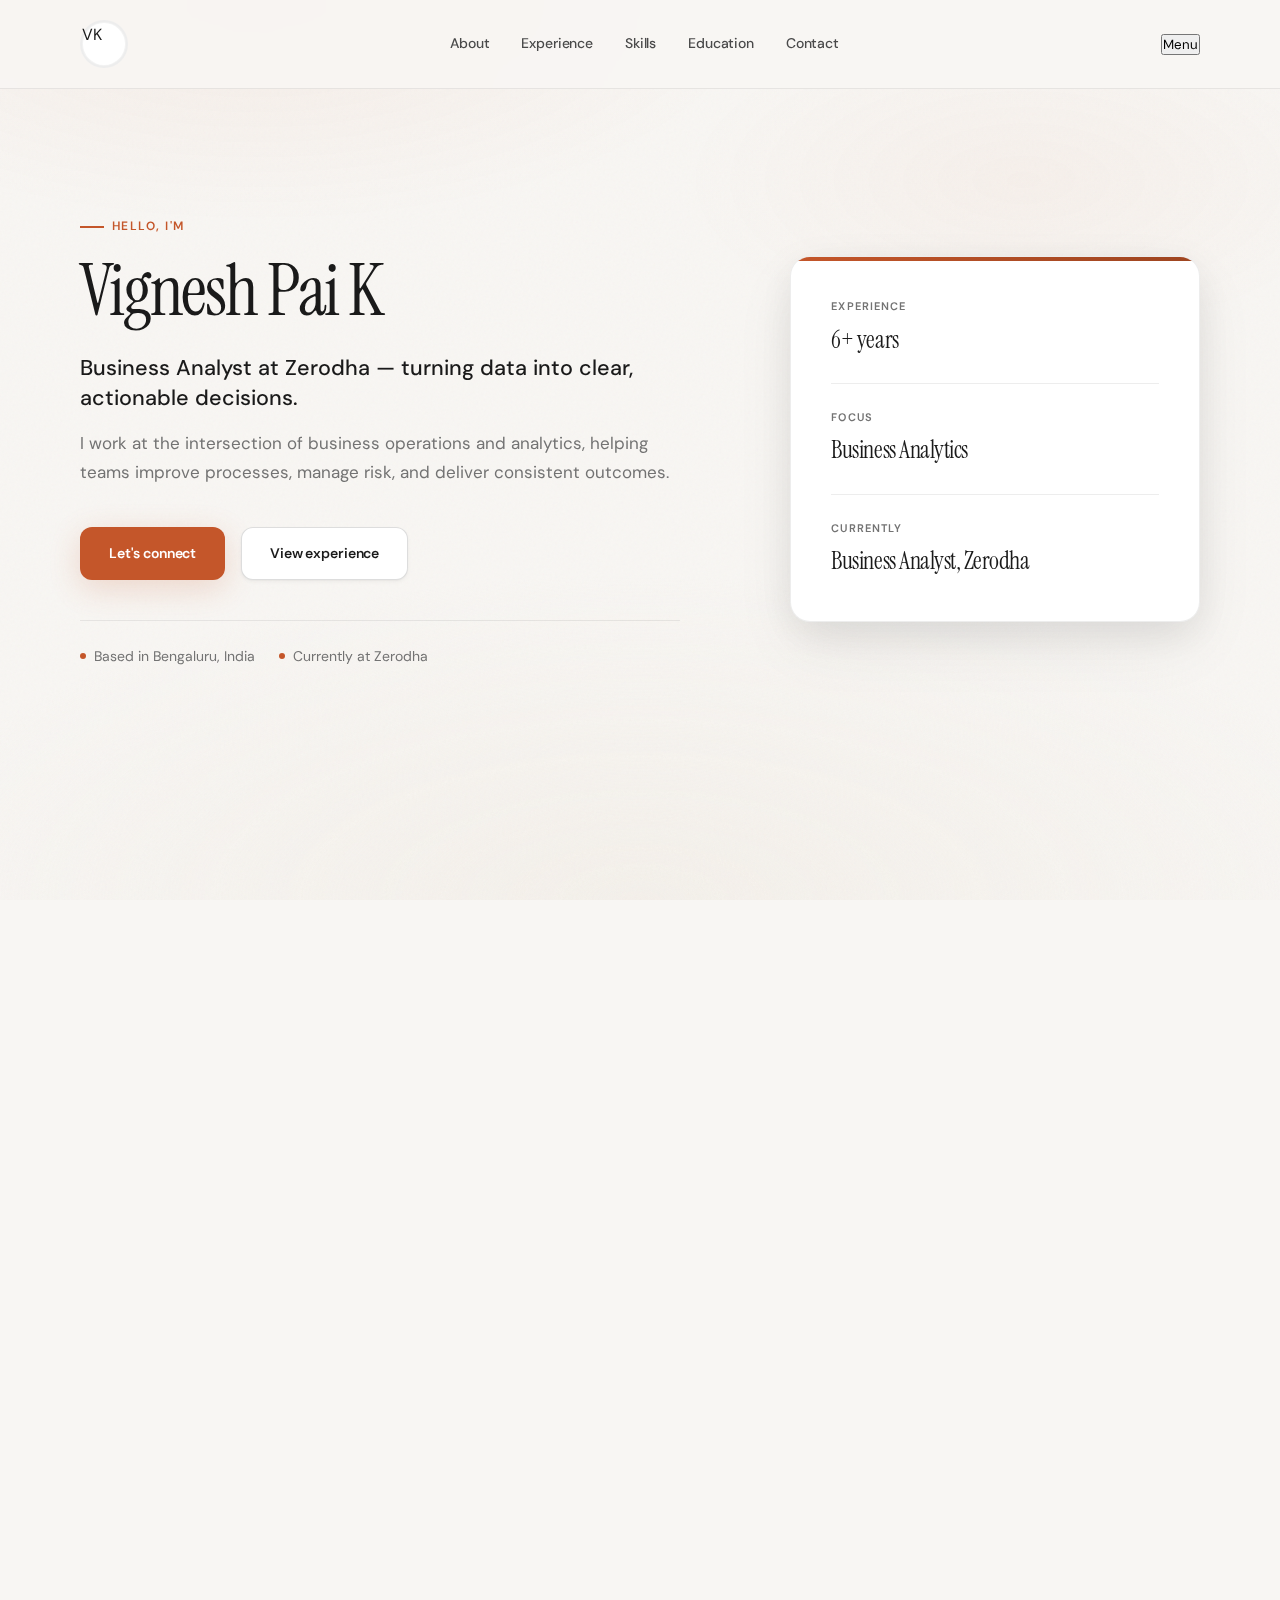
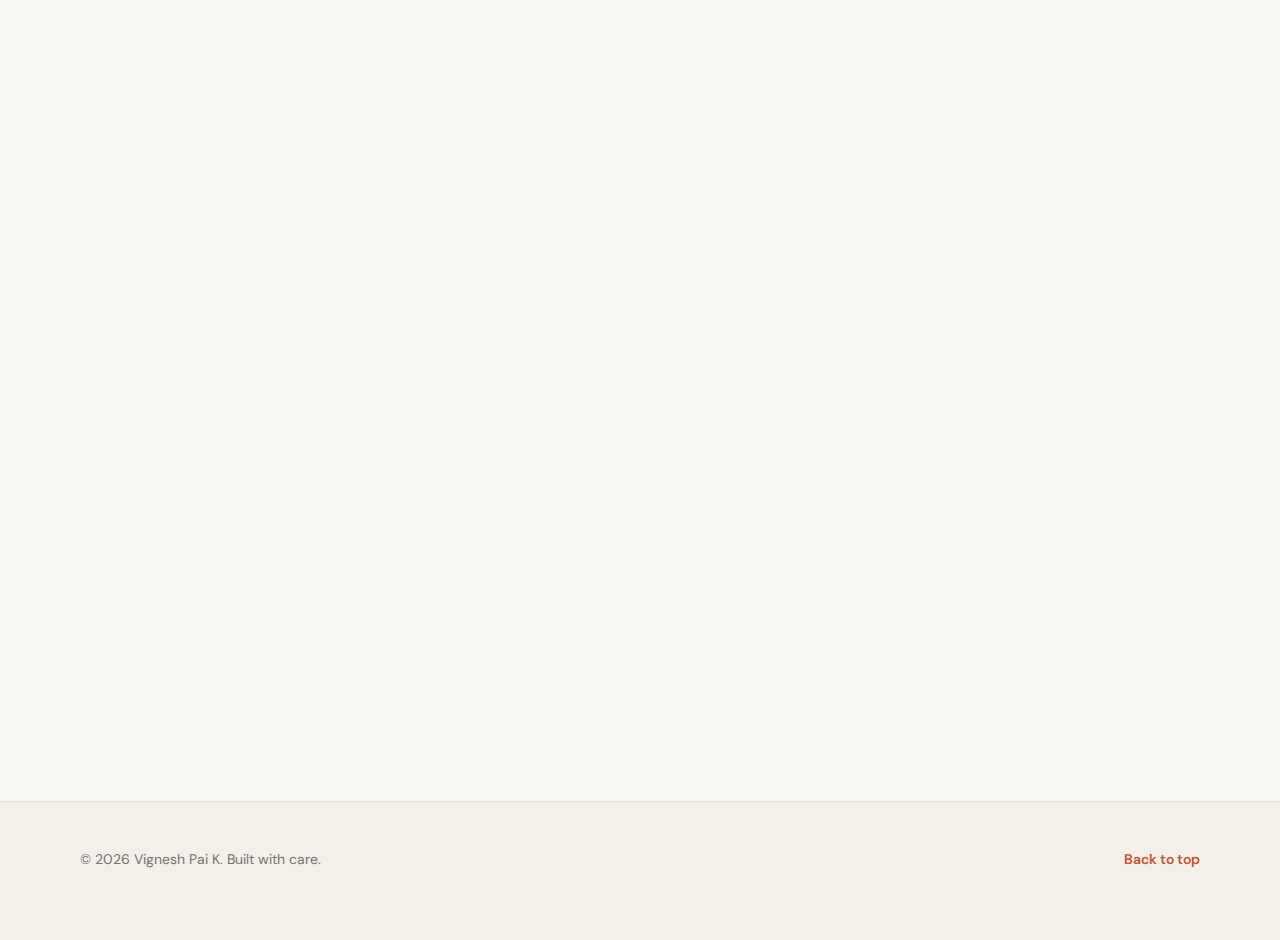
<file: index.html>
<!doctype html>
<html lang="en">
  <head>
    <meta charset="utf-8" />
    <meta name="viewport" content="width=device-width, initial-scale=1" />
    <title>Vignesh Pai K — Personal Site</title>
    <meta name="description" content="Personal website for Vignesh Pai K." />
    <link rel="preconnect" href="https://fonts.googleapis.com" />
    <link rel="preconnect" href="https://fonts.gstatic.com" crossorigin />
    <link
      href="https://fonts.googleapis.com/css2?family=Fraunces:wght@400;600;700&family=Manrope:wght@300;400;500;600;700&display=swap"
      rel="stylesheet"
    />
    <link rel="stylesheet" href="styles.css" />
  </head>
  <body>
    <div class="ambient" aria-hidden="true"></div>

    <header class="site-header">
      <div class="container header-inner">
        <a class="logo" href="#top">VK</a>
        <nav class="nav">
          <a href="#about">About</a>
          <a href="#experience">Experience</a>
          <a href="#skills">Skills</a>
          <a href="#education">Education</a>
          <a href="#contact">Contact</a>
        </nav>
        <button class="menu-button" aria-expanded="false" aria-controls="mobile-nav">Menu</button>
      </div>
      <div class="mobile-nav" id="mobile-nav" hidden>
        <a href="#about">About</a>
        <a href="#experience">Experience</a>
        <a href="#skills">Skills</a>
        <a href="#education">Education</a>
        <a href="#contact">Contact</a>
      </div>
    </header>

    <main id="top">
      <section class="hero container">
        <div class="hero-text">
          <p class="eyebrow">Hello, I'm</p>
          <h1>Vignesh Pai K</h1>
          <p class="tagline">Business Analyst at Zerodha — turning data into clear, actionable decisions.</p>
          <p class="summary">
            I work at the intersection of business operations and analytics, helping teams improve
            processes, manage risk, and deliver consistent outcomes.
          </p>
          <div class="hero-actions">
            <a class="button primary" href="#contact">Let's connect</a>
            <a class="button ghost" href="#experience">View experience</a>
          </div>
          <div class="meta">
            <span>Based in Bengaluru, India</span>
            <span>Currently at Zerodha</span>
          </div>
        </div>
        <div class="hero-card">
          <div class="stat">
            <p class="stat-label">Experience</p>
            <p class="stat-value">6+ years</p>
          </div>
          <div class="stat">
            <p class="stat-label">Focus</p>
            <p class="stat-value">Business Analytics</p>
          </div>
          <div class="stat">
            <p class="stat-label">Currently</p>
            <p class="stat-value">Business Analyst, Zerodha</p>
          </div>
        </div>
      </section>

      <section id="about" class="section container">
        <div class="section-title">
          <p class="eyebrow">About</p>
          <h2>A quick snapshot</h2>
        </div>
        <div class="grid-2">
          <p>
            I’m an analyst with a background in business operations, risk, and quality assurance.
            I focus on making complex workflows easier to run and easier to measure.
          </p>
          <p>
            I enjoy partnering with cross-functional teams, improving processes, and
            turning insights into decisions that scale.
          </p>
        </div>
        <div class="pill-row">
          <span>Business Analytics</span>
          <span>Risk & Controls</span>
          <span>Process Improvement</span>
          <span>Stakeholder Management</span>
          <span>Operational Excellence</span>
        </div>
      </section>

      <section id="experience" class="section container">
        <div class="section-title">
          <p class="eyebrow">Experience</p>
          <h2>Where I’ve contributed</h2>
        </div>
        <div class="timeline">
          <article class="timeline-item">
            <div>
              <h3>Business Analyst · Zerodha</h3>
              <p class="muted">Oct 2024 — Present</p>
            </div>
            <ul>
              <li>Leading analysis to improve operational outcomes across business functions.</li>
              <li>Supporting decision-making with clear metrics and process insights.</li>
              <li>Collaborating with stakeholders to deliver scalable improvements.</li>
            </ul>
          </article>
          <article class="timeline-item">
            <div>
              <h3>Manager · Zerodha</h3>
              <p class="muted">Sep 2023 — Oct 2024</p>
            </div>
            <ul>
              <li>Owned teams and processes to drive reliable business operations.</li>
              <li>Improved reporting and controls for key workflows.</li>
              <li>Coordinated cross-team initiatives and operational rollouts.</li>
            </ul>
          </article>
          <article class="timeline-item">
            <div>
              <h3>Assistant Manager · Zerodha</h3>
              <p class="muted">May 2021 — Sep 2023</p>
            </div>
            <ul>
              <li>Supported process design, reporting, and operational risk controls.</li>
              <li>Helped scale workflows and improve turnaround times.</li>
              <li>Worked closely with partners to deliver reliable service outcomes.</li>
            </ul>
          </article>
          <article class="timeline-item">
            <div>
              <h3>Risk Control Analyst · Amazon</h3>
              <p class="muted">Aug 2020 — Apr 2021</p>
            </div>
            <ul>
              <li>Monitored risk signals and supported control strategies.</li>
              <li>Investigated anomalies and improved process adherence.</li>
              <li>Collaborated across teams to maintain compliance and quality.</li>
            </ul>
          </article>
          <article class="timeline-item">
            <div>
              <h3>Graduate Engineering Trainee (Quality Assurance) · Stumpp Schuele & Somappa Springs Pvt. Ltd.</h3>
              <p class="muted">Jul 2019 — Jul 2020</p>
            </div>
            <ul>
              <li>Supported QA processes and documentation for manufacturing quality.</li>
              <li>Assisted in audits, inspections, and continuous improvement work.</li>
              <li>Helped standardize procedures to meet quality benchmarks.</li>
            </ul>
          </article>
          <article class="timeline-item">
            <div>
              <h3>Student Intern · Volvo Construction Equipment</h3>
              <p class="muted">Jan 2019 — Feb 2019</p>
            </div>
            <ul>
              <li>Worked on standardized work and poka‑yoke practices for excavator manufacturing.</li>
            </ul>
          </article>
          <article class="timeline-item">
            <div>
              <h3>Student Intern · Bosch Rexroth India Limited</h3>
              <p class="muted">Jul 2018 — Aug 2018</p>
            </div>
            <ul>
              <li>Completed training in hydraulics and pneumatics; built circuits using Bosch equipment.</li>
            </ul>
          </article>
        </div>
      </section>

      <section id="skills" class="section container">
        <div class="section-title">
          <p class="eyebrow">Skills</p>
          <h2>Strengths & tools</h2>
        </div>
        <div class="skills-grid">
          <div>
            <h4>Top skills</h4>
            <p class="muted">Microsoft Office, Manufacturing, Solid Edge, Minitab</p>
          </div>
          <div>
            <h4>Languages</h4>
            <p class="muted">English, Hindi, Kannada, Konkani</p>
          </div>
          <div>
            <h4>Focus areas</h4>
            <p class="muted">Business Analytics, Risk Controls, Process Improvement</p>
          </div>
          <div>
            <h4>Industries</h4>
            <p class="muted">Financial Services, Manufacturing</p>
          </div>
        </div>
      </section>

      <section class="section container">
        <div class="section-title">
          <p class="eyebrow">Certifications</p>
          <h2>Credentials</h2>
        </div>
        <div class="card-grid">
          <article class="card">
            <h3>Careers in Supply Chain and Operations</h3>
            <p class="muted">Professional certification</p>
          </article>
          <article class="card">
            <h3>Job Skills: Supply Chain and Operations</h3>
            <p class="muted">Professional certification</p>
          </article>
          <article class="card">
            <h3>Business Development Foundations</h3>
            <p class="muted">Professional certification</p>
          </article>
          <article class="card">
            <h3>Advanced Business Development: Communication and Negotiation</h3>
            <p class="muted">Professional certification</p>
          </article>
        </div>
      </section>

      <section id="education" class="section container">
        <div class="section-title">
          <p class="eyebrow">Education</p>
          <h2>Academic background</h2>
        </div>
        <div class="timeline">
          <article class="timeline-item">
            <div>
              <h3>B.E. Mechanical Engineering · Dayananda Sagar Institutions</h3>
              <p class="muted">2015 — 2019</p>
            </div>
          </article>
          <article class="timeline-item">
            <div>
              <h3>12th (PCMC) · S.M.S Pre University College</h3>
              <p class="muted">2014 — 2015</p>
            </div>
          </article>
          <article class="timeline-item">
            <div>
              <h3>10th · Little Rock Indian School</h3>
              <p class="muted">2013</p>
            </div>
          </article>
        </div>
      </section>

      <section id="contact" class="section container contact">
        <div class="section-title">
          <p class="eyebrow">Contact</p>
          <h2>Let’s build something good</h2>
        </div>
        <p class="muted">
          The best way to reach me is by email:
          <a href="mailto:vignesh.pai97@gmail.com">vignesh.pai97@gmail.com</a>
          and on LinkedIn.
        </p>
        <div class="contact-links">
          <a class="button primary" href="mailto:vignesh.pai97@gmail.com">Email me</a>
          <a class="button ghost" href="https://www.linkedin.com/in/vignesh-paik-03091997/">LinkedIn</a>
        </div>
      </section>
    </main>

    <footer class="footer">
      <div class="container footer-inner">
        <p>© 2026 Vignesh Pai K. Built with care.</p>
        <button class="back-to-top" type="button">Back to top</button>
      </div>
    </footer>

    <script src="script.js"></script>
  </body>
</html>
</file>
<file: styles.css>
/* ==========================================================================
   VIGNESH PAI K — Editorial Design System
   A sophisticated, magazine-inspired personal portfolio
   ========================================================================== */

@import url('https://fonts.googleapis.com/css2?family=DM+Sans:ital,opsz,wght@0,9..40,300;0,9..40,400;0,9..40,500;0,9..40,600;0,9..40,700;1,9..40,400&family=Instrument+Serif:ital@0;1&display=swap');

/* --------------------------------------------------------------------------
   Design Tokens
   -------------------------------------------------------------------------- */
:root {
  /* Color Palette - Deep & Sophisticated */
  --bg: #f8f6f3;
  --bg-warm: #f3efe9;
  --ink: #1a1a1a;
  --ink-secondary: #4a4a4a;
  --ink-muted: #737373;
  --accent: #c4562a;
  --accent-dark: #9e4520;
  --accent-soft: rgba(196, 86, 42, 0.08);
  --card: #ffffff;
  --card-elevated: #ffffff;
  --stroke: rgba(26, 26, 26, 0.08);
  --stroke-strong: rgba(26, 26, 26, 0.15);

  /* Shadows - Refined & Layered */
  --shadow-sm: 0 1px 2px rgba(0, 0, 0, 0.04), 0 2px 4px rgba(0, 0, 0, 0.04);
  --shadow-md: 0 4px 12px rgba(0, 0, 0, 0.05), 0 8px 24px rgba(0, 0, 0, 0.05);
  --shadow-lg: 0 12px 40px rgba(0, 0, 0, 0.08), 0 24px 64px rgba(0, 0, 0, 0.06);
  --shadow-accent: 0 8px 32px rgba(196, 86, 42, 0.2);

  /* Typography Scale */
  --font-display: 'Instrument Serif', Georgia, serif;
  --font-body: 'DM Sans', -apple-system, BlinkMacSystemFont, sans-serif;

  /* Spacing Scale */
  --space-xs: 4px;
  --space-sm: 8px;
  --space-md: 16px;
  --space-lg: 24px;
  --space-xl: 40px;
  --space-2xl: 64px;
  --space-3xl: 96px;

  /* Animation */
  --ease-out-expo: cubic-bezier(0.16, 1, 0.3, 1);
  --ease-out-quad: cubic-bezier(0.25, 0.46, 0.45, 0.94);
  --duration-fast: 0.2s;
  --duration-normal: 0.4s;
  --duration-slow: 0.6s;
}

/* --------------------------------------------------------------------------
   Reset & Base
   -------------------------------------------------------------------------- */
*, *::before, *::after {
  box-sizing: border-box;
  margin: 0;
  padding: 0;
}

html {
  scroll-behavior: smooth;
  -webkit-font-smoothing: antialiased;
  -moz-osx-font-smoothing: grayscale;
}

body {
  font-family: var(--font-body);
  font-size: 16px;
  line-height: 1.65;
  color: var(--ink);
  background: var(--bg);
  overflow-x: hidden;
}

a {
  color: inherit;
  text-decoration: none;
}

img {
  max-width: 100%;
  height: auto;
  display: block;
}

button {
  font-family: inherit;
  cursor: pointer;
}

::selection {
  background: var(--accent);
  color: white;
}

/* --------------------------------------------------------------------------
   Ambient Background — Atmospheric Depth
   -------------------------------------------------------------------------- */
.ambient {
  position: fixed;
  inset: 0;
  pointer-events: none;
  z-index: -1;
  background:
    radial-gradient(ellipse 80% 50% at 20% 0%, rgba(196, 86, 42, 0.06), transparent 50%),
    radial-gradient(ellipse 60% 40% at 80% 20%, rgba(196, 86, 42, 0.04), transparent 45%),
    radial-gradient(ellipse 100% 60% at 50% 100%, rgba(243, 239, 233, 0.9), transparent 60%);
}

/* Grain Texture Overlay */
.ambient::after {
  content: '';
  position: absolute;
  inset: 0;
  background-image: url("data:image/svg+xml,%3Csvg viewBox='0 0 400 400' xmlns='http://www.w3.org/2000/svg'%3E%3Cfilter id='noiseFilter'%3E%3CfeTurbulence type='fractalNoise' baseFrequency='0.85' numOctaves='4' stitchTiles='stitch'/%3E%3C/filter%3E%3Crect width='100%25' height='100%25' filter='url(%23noiseFilter)'/%3E%3C/svg%3E");
  opacity: 0.03;
  mix-blend-mode: multiply;
}

/* --------------------------------------------------------------------------
   Layout
   -------------------------------------------------------------------------- */
.container {
  width: min(1120px, calc(100% - 48px));
  margin-inline: auto;
}

.container--narrow {
  width: min(800px, calc(100% - 48px));
}

/* --------------------------------------------------------------------------
   Header — Editorial Navigation
   -------------------------------------------------------------------------- */
.site-header {
  position: sticky;
  top: 0;
  z-index: 100;
  background: rgba(248, 246, 243, 0.85);
  backdrop-filter: blur(20px);
  -webkit-backdrop-filter: blur(20px);
  border-bottom: 1px solid var(--stroke);
  transition: all var(--duration-normal) var(--ease-out-expo);
}

.header-inner {
  display: flex;
  align-items: center;
  justify-content: space-between;
  padding: 20px 0;
  gap: var(--space-lg);
}

.logo {
  position: relative;
  width: 48px;
  height: 48px;
  border-radius: 50%;
  overflow: visible;
  border: 2px solid var(--stroke);
  background: var(--card);
  transition: all var(--duration-normal) var(--ease-out-expo);
  flex-shrink: 0;
  z-index: 50;
}

.logo::after {
  content: '';
  position: absolute;
  inset: 0;
  border-radius: 50%;
  box-shadow: inset 0 0 0 1px rgba(0, 0, 0, 0.05);
  pointer-events: none;
  z-index: 2;
}

.logo:hover {
  transform: scale(3);
  border-color: var(--accent);
  box-shadow:
    0 20px 60px rgba(0, 0, 0, 0.3),
    0 0 0 3px var(--accent),
    0 0 0 6px rgba(196, 86, 42, 0.2);
  z-index: 200;
  cursor: zoom-in;
}

.logo-img {
  width: 100%;
  height: 100%;
  object-fit: cover;
  border-radius: 50%;
  transition: transform var(--duration-normal) var(--ease-out-expo);
}

.nav {
  display: flex;
  align-items: center;
  gap: var(--space-xs);
}

.nav a {
  position: relative;
  padding: 8px 14px;
  font-size: 14px;
  font-weight: 500;
  letter-spacing: -0.01em;
  color: var(--ink-secondary);
  border-radius: 8px;
  transition: all var(--duration-fast) var(--ease-out-quad);
}

.nav a::before {
  content: '';
  position: absolute;
  bottom: 4px;
  left: 14px;
  right: 14px;
  height: 2px;
  background: var(--accent);
  transform: scaleX(0);
  transform-origin: right;
  transition: transform var(--duration-normal) var(--ease-out-expo);
}

.nav a:hover {
  color: var(--ink);
  background: var(--accent-soft);
}

.nav a:hover::before {
  transform: scaleX(1);
  transform-origin: left;
}

.nav a.active {
  color: var(--ink);
  font-weight: 600;
}

.nav a.active::before {
  transform: scaleX(1);
}

/* Header Scroll State */
.site-header.is-scrolled {
  background: rgba(248, 246, 243, 0.95);
  box-shadow: var(--shadow-sm);
}

.site-header.is-scrolled .header-inner {
  padding: 12px 0;
}

.site-header.is-scrolled .logo {
  width: 40px;
  height: 40px;
}

/* --------------------------------------------------------------------------
   Hero Section — Editorial Impact
   -------------------------------------------------------------------------- */
.hero {
  display: grid;
  grid-template-columns: 1.2fr 0.8fr;
  gap: var(--space-3xl);
  padding: var(--space-3xl) 0;
  align-items: center;
  min-height: calc(100vh - 200px);
}

.hero-text {
  max-width: 600px;
}

.eyebrow {
  display: inline-flex;
  align-items: center;
  gap: var(--space-sm);
  font-size: 12px;
  font-weight: 600;
  letter-spacing: 0.12em;
  text-transform: uppercase;
  color: var(--accent);
  margin-bottom: var(--space-md);
}

.eyebrow::before {
  content: '';
  width: 24px;
  height: 2px;
  background: var(--accent);
}

.hero-text h1 {
  font-family: var(--font-display);
  font-size: clamp(3rem, 6vw, 4.5rem);
  font-weight: 400;
  line-height: 1.05;
  letter-spacing: -0.03em;
  color: var(--ink);
  margin-bottom: var(--space-lg);
}

.tagline {
  font-size: clamp(1.125rem, 2vw, 1.35rem);
  font-weight: 500;
  line-height: 1.4;
  color: var(--ink);
  margin-bottom: var(--space-md);
}

.summary {
  font-size: 1.0625rem;
  color: var(--ink-muted);
  line-height: 1.7;
  margin-bottom: var(--space-xl);
}

.hero-actions {
  display: flex;
  gap: var(--space-md);
  flex-wrap: wrap;
  margin-bottom: var(--space-xl);
}

.meta {
  display: flex;
  flex-wrap: wrap;
  gap: var(--space-lg);
  padding-top: var(--space-lg);
  border-top: 1px solid var(--stroke);
}

.meta span {
  font-size: 14px;
  color: var(--ink-muted);
  display: flex;
  align-items: center;
  gap: var(--space-sm);
}

.meta span::before {
  content: '';
  width: 6px;
  height: 6px;
  background: var(--accent);
  border-radius: 50%;
}

/* Hero Card — Stats Display */
.hero-card {
  background: var(--card);
  border-radius: 20px;
  padding: var(--space-xl);
  box-shadow: var(--shadow-lg);
  border: 1px solid var(--stroke);
  display: grid;
  gap: var(--space-lg);
  position: relative;
  overflow: hidden;
}

.hero-card::before {
  content: '';
  position: absolute;
  top: 0;
  left: 0;
  right: 0;
  height: 4px;
  background: linear-gradient(90deg, var(--accent), var(--accent-dark));
}

.stat {
  padding-bottom: var(--space-lg);
  border-bottom: 1px solid var(--stroke);
}

.stat:last-child {
  padding-bottom: 0;
  border-bottom: none;
}

.stat-label {
  font-size: 11px;
  font-weight: 600;
  letter-spacing: 0.1em;
  text-transform: uppercase;
  color: var(--ink-muted);
  margin-bottom: var(--space-xs);
}

.stat-value {
  font-family: var(--font-display);
  font-size: 1.5rem;
  font-weight: 400;
  color: var(--ink);
  letter-spacing: -0.02em;
}

/* --------------------------------------------------------------------------
   Buttons — Refined Interactions
   -------------------------------------------------------------------------- */
.button {
  display: inline-flex;
  align-items: center;
  justify-content: center;
  gap: var(--space-sm);
  padding: 14px 28px;
  font-size: 14px;
  font-weight: 600;
  letter-spacing: -0.01em;
  border-radius: 12px;
  border: 1px solid transparent;
  transition: all var(--duration-normal) var(--ease-out-expo);
  position: relative;
  overflow: hidden;
}

.button::before {
  content: '';
  position: absolute;
  inset: 0;
  background: linear-gradient(135deg, rgba(255,255,255,0.1), transparent);
  opacity: 0;
  transition: opacity var(--duration-fast);
}

.button:hover::before {
  opacity: 1;
}

.button.primary {
  background: var(--accent);
  color: white;
  box-shadow: var(--shadow-accent);
}

.button.primary:hover {
  background: var(--accent-dark);
  transform: translateY(-2px);
  box-shadow: 0 12px 40px rgba(196, 86, 42, 0.3);
}

.button.ghost {
  background: var(--card);
  color: var(--ink);
  border-color: var(--stroke-strong);
  box-shadow: var(--shadow-sm);
}

.button.ghost:hover {
  background: var(--bg-warm);
  border-color: var(--ink);
  transform: translateY(-2px);
  box-shadow: var(--shadow-md);
}

/* --------------------------------------------------------------------------
   Sections — Editorial Rhythm
   -------------------------------------------------------------------------- */
.section {
  padding: var(--space-3xl) 0;
}

.section-title {
  margin-bottom: var(--space-xl);
}

.section-title .eyebrow {
  margin-bottom: var(--space-sm);
}

.section-title h2 {
  font-family: var(--font-display);
  font-size: clamp(2rem, 4vw, 3rem);
  font-weight: 400;
  letter-spacing: -0.03em;
  line-height: 1.15;
}

/* About Grid */
.grid-2 {
  display: grid;
  gap: var(--space-xl);
  color: var(--ink-secondary);
  font-size: 1.0625rem;
  line-height: 1.75;
}

/* Skills Pills */
.pill-row {
  display: flex;
  flex-wrap: wrap;
  gap: var(--space-sm);
  margin-top: var(--space-xl);
}

.pill-row span {
  padding: 10px 18px;
  font-size: 13px;
  font-weight: 500;
  color: var(--ink-secondary);
  background: var(--card);
  border: 1px solid var(--stroke);
  border-radius: 100px;
  transition: all var(--duration-fast) var(--ease-out-quad);
}

.pill-row span:hover {
  background: var(--accent-soft);
  border-color: var(--accent);
  color: var(--accent-dark);
  transform: translateY(-2px);
}

/* --------------------------------------------------------------------------
   Timeline — Experience Cards
   -------------------------------------------------------------------------- */
.timeline {
  display: grid;
  gap: var(--space-lg);
  position: relative;
}

.timeline::before {
  content: '';
  position: absolute;
  left: 23px;
  top: 32px;
  bottom: 32px;
  width: 2px;
  background: linear-gradient(180deg, var(--accent), var(--stroke) 50%, var(--stroke));
  border-radius: 1px;
}

.timeline-item {
  position: relative;
  background: var(--card);
  border-radius: 16px;
  padding: var(--space-lg) var(--space-lg) var(--space-lg) 60px;
  border: 1px solid var(--stroke);
  box-shadow: var(--shadow-sm);
  transition: all var(--duration-normal) var(--ease-out-expo);
}

.timeline-item::before {
  content: '';
  position: absolute;
  left: 16px;
  top: 28px;
  width: 16px;
  height: 16px;
  background: var(--card);
  border: 3px solid var(--accent);
  border-radius: 50%;
  z-index: 1;
  transition: all var(--duration-fast);
}

.timeline-item:first-child::before {
  background: var(--accent);
  box-shadow: 0 0 0 4px rgba(196, 86, 42, 0.15);
}

.timeline-item:hover {
  transform: translateX(4px);
  box-shadow: var(--shadow-md);
  border-color: var(--accent);
}

.timeline-item:hover::before {
  background: var(--accent);
}

.timeline-item h3 {
  font-family: var(--font-display);
  font-size: 1.25rem;
  font-weight: 400;
  margin-bottom: var(--space-xs);
  letter-spacing: -0.01em;
}

.timeline-item .muted {
  font-size: 13px;
  color: var(--ink-muted);
  margin-bottom: var(--space-md);
}

.timeline-item ul {
  list-style: none;
  display: grid;
  gap: var(--space-sm);
}

.timeline-item ul li {
  position: relative;
  padding-left: 20px;
  color: var(--ink-secondary);
  font-size: 15px;
  line-height: 1.6;
}

.timeline-item ul li::before {
  content: '';
  position: absolute;
  left: 0;
  top: 10px;
  width: 6px;
  height: 2px;
  background: var(--accent);
  border-radius: 1px;
}

/* --------------------------------------------------------------------------
   Writing Grid — Magazine Layout
   -------------------------------------------------------------------------- */
.writing-list {
  display: grid;
  gap: var(--space-xl);
}

.writing-grid {
  display: grid;
  grid-template-columns: repeat(3, 1fr);
  gap: var(--space-lg);
}

.story-card {
  position: relative;
  background: var(--card);
  border-radius: 16px;
  overflow: hidden;
  border: 1px solid var(--stroke);
  box-shadow: var(--shadow-sm);
  transition: all var(--duration-normal) var(--ease-out-expo);
  display: flex;
  flex-direction: column;
}

.story-card::after {
  content: '';
  position: absolute;
  inset: 0;
  border-radius: 16px;
  box-shadow: inset 0 0 0 1px rgba(0, 0, 0, 0.05);
  pointer-events: none;
}

.story-card:hover {
  transform: translateY(-8px);
  box-shadow: var(--shadow-lg);
  border-color: var(--accent);
}

.story-cover {
  width: 100%;
  height: 160px;
  object-fit: cover;
  transition: transform var(--duration-slow) var(--ease-out-expo);
}

.story-card:hover .story-cover {
  transform: scale(1.05);
}

.story-body {
  padding: var(--space-lg);
  flex: 1;
  display: flex;
  flex-direction: column;
  justify-content: center;
  background: var(--card);
  position: relative;
}

.story-body::before {
  content: '';
  position: absolute;
  top: 0;
  left: var(--space-lg);
  right: var(--space-lg);
  height: 1px;
  background: var(--stroke);
}

.story-title {
  font-family: var(--font-display);
  font-size: 1.0625rem;
  font-weight: 400;
  line-height: 1.35;
  color: var(--ink);
  letter-spacing: -0.01em;
}

.story-card:hover .story-title {
  color: var(--accent-dark);
}

.more-toggle {
  justify-self: start;
}

/* --------------------------------------------------------------------------
   Cards — General Purpose
   -------------------------------------------------------------------------- */
.card {
  background: var(--card);
  border-radius: 16px;
  padding: var(--space-lg);
  border: 1px solid var(--stroke);
  box-shadow: var(--shadow-sm);
}

.card-grid {
  display: grid;
  grid-template-columns: repeat(auto-fit, minmax(280px, 1fr));
  gap: var(--space-lg);
}

.card-tags {
  display: flex;
  gap: var(--space-sm);
  flex-wrap: wrap;
}

.card-tags span {
  font-size: 12px;
  font-weight: 500;
  padding: 6px 12px;
  border-radius: 100px;
  background: var(--accent-soft);
  color: var(--accent-dark);
}

/* --------------------------------------------------------------------------
   Contact Section
   -------------------------------------------------------------------------- */
.contact {
  text-align: center;
  max-width: 600px;
  margin-inline: auto;
}

.contact .section-title {
  margin-bottom: var(--space-lg);
}

.contact .muted {
  font-size: 1.125rem;
  color: var(--ink-secondary);
  margin-bottom: var(--space-xl);
}

.contact .muted a {
  color: var(--accent);
  font-weight: 500;
  border-bottom: 1px solid transparent;
  transition: border-color var(--duration-fast);
}

.contact .muted a:hover {
  border-color: var(--accent);
}

.contact-links {
  display: flex;
  justify-content: center;
  flex-wrap: wrap;
  gap: var(--space-md);
}

/* --------------------------------------------------------------------------
   Footer — Minimal & Clean
   -------------------------------------------------------------------------- */
.footer {
  border-top: 1px solid var(--stroke);
  padding: var(--space-xl) 0 var(--space-2xl);
  background: var(--bg-warm);
  margin-top: var(--space-2xl);
}

.footer-inner {
  display: flex;
  justify-content: space-between;
  align-items: center;
  flex-wrap: wrap;
  gap: var(--space-md);
}

.footer p {
  font-size: 14px;
  color: var(--ink-muted);
}

.back-to-top {
  font-size: 14px;
  font-weight: 600;
  color: var(--accent);
  background: none;
  border: none;
  padding: 8px 0;
  position: relative;
}

.back-to-top::after {
  content: '';
  position: absolute;
  bottom: 6px;
  left: 0;
  right: 0;
  height: 1px;
  background: var(--accent);
  transform: scaleX(0);
  transform-origin: right;
  transition: transform var(--duration-normal) var(--ease-out-expo);
}

.back-to-top:hover::after {
  transform: scaleX(1);
  transform-origin: left;
}

/* --------------------------------------------------------------------------
   Utility Classes
   -------------------------------------------------------------------------- */
.muted {
  color: var(--ink-muted);
}

.link {
  color: var(--accent);
  font-weight: 500;
  border-bottom: 1px solid transparent;
  transition: border-color var(--duration-fast);
}

.link:hover {
  border-color: var(--accent);
}

/* --------------------------------------------------------------------------
   Animations — Reveal on Scroll
   -------------------------------------------------------------------------- */
.reveal {
  opacity: 0;
  transform: translateY(24px);
  transition:
    opacity var(--duration-slow) var(--ease-out-expo),
    transform var(--duration-slow) var(--ease-out-expo);
}

.reveal.is-visible {
  opacity: 1;
  transform: translateY(0);
}

/* Staggered Children Animation */
.stagger-children > * {
  opacity: 0;
  transform: translateY(16px);
  transition:
    opacity var(--duration-normal) var(--ease-out-expo),
    transform var(--duration-normal) var(--ease-out-expo);
}

.stagger-children.is-visible > *:nth-child(1) { transition-delay: 0ms; }
.stagger-children.is-visible > *:nth-child(2) { transition-delay: 60ms; }
.stagger-children.is-visible > *:nth-child(3) { transition-delay: 120ms; }
.stagger-children.is-visible > *:nth-child(4) { transition-delay: 180ms; }
.stagger-children.is-visible > *:nth-child(5) { transition-delay: 240ms; }
.stagger-children.is-visible > *:nth-child(6) { transition-delay: 300ms; }
.stagger-children.is-visible > *:nth-child(7) { transition-delay: 360ms; }
.stagger-children.is-visible > *:nth-child(8) { transition-delay: 420ms; }
.stagger-children.is-visible > *:nth-child(9) { transition-delay: 480ms; }

.stagger-children.is-visible > * {
  opacity: 1;
  transform: translateY(0);
}

/* --------------------------------------------------------------------------
   Responsive Design
   -------------------------------------------------------------------------- */
@media (max-width: 900px) {
  .hero {
    grid-template-columns: 1fr;
    gap: var(--space-xl);
    min-height: auto;
    padding: var(--space-2xl) 0;
  }

  .hero-text {
    max-width: 100%;
  }

  .hero-card {
    max-width: 400px;
  }

  .writing-grid {
    grid-template-columns: repeat(2, 1fr);
  }

  .timeline::before {
    display: none;
  }

  .timeline-item {
    padding-left: var(--space-lg);
  }

  .timeline-item::before {
    display: none;
  }
}

@media (max-width: 700px) {
  :root {
    --space-3xl: 64px;
    --space-2xl: 48px;
  }

  .container {
    width: calc(100% - 32px);
  }

  .nav {
    gap: 2px;
  }

  .nav a {
    padding: 8px 10px;
    font-size: 13px;
  }

  .hero {
    padding: var(--space-xl) 0;
  }

  .hero-text h1 {
    font-size: clamp(2.25rem, 8vw, 3rem);
  }

  .hero-actions {
    flex-direction: column;
  }

  .hero-actions .button {
    width: 100%;
  }

  .writing-grid {
    grid-template-columns: 1fr;
  }

  .footer-inner {
    flex-direction: column;
    align-items: flex-start;
    gap: var(--space-sm);
  }
}

@media (max-width: 480px) {
  .header-inner {
    flex-wrap: wrap;
    gap: var(--space-md);
  }

  .nav {
    order: 2;
    width: 100%;
    justify-content: space-between;
  }

  .logo {
    width: 40px;
    height: 40px;
  }
}

/* --------------------------------------------------------------------------
   Print Styles
   -------------------------------------------------------------------------- */
@media print {
  .ambient,
  .back-to-top,
  .nav {
    display: none;
  }

  body {
    background: white;
  }

  .site-header {
    position: static;
    background: white;
  }
}
</file>
